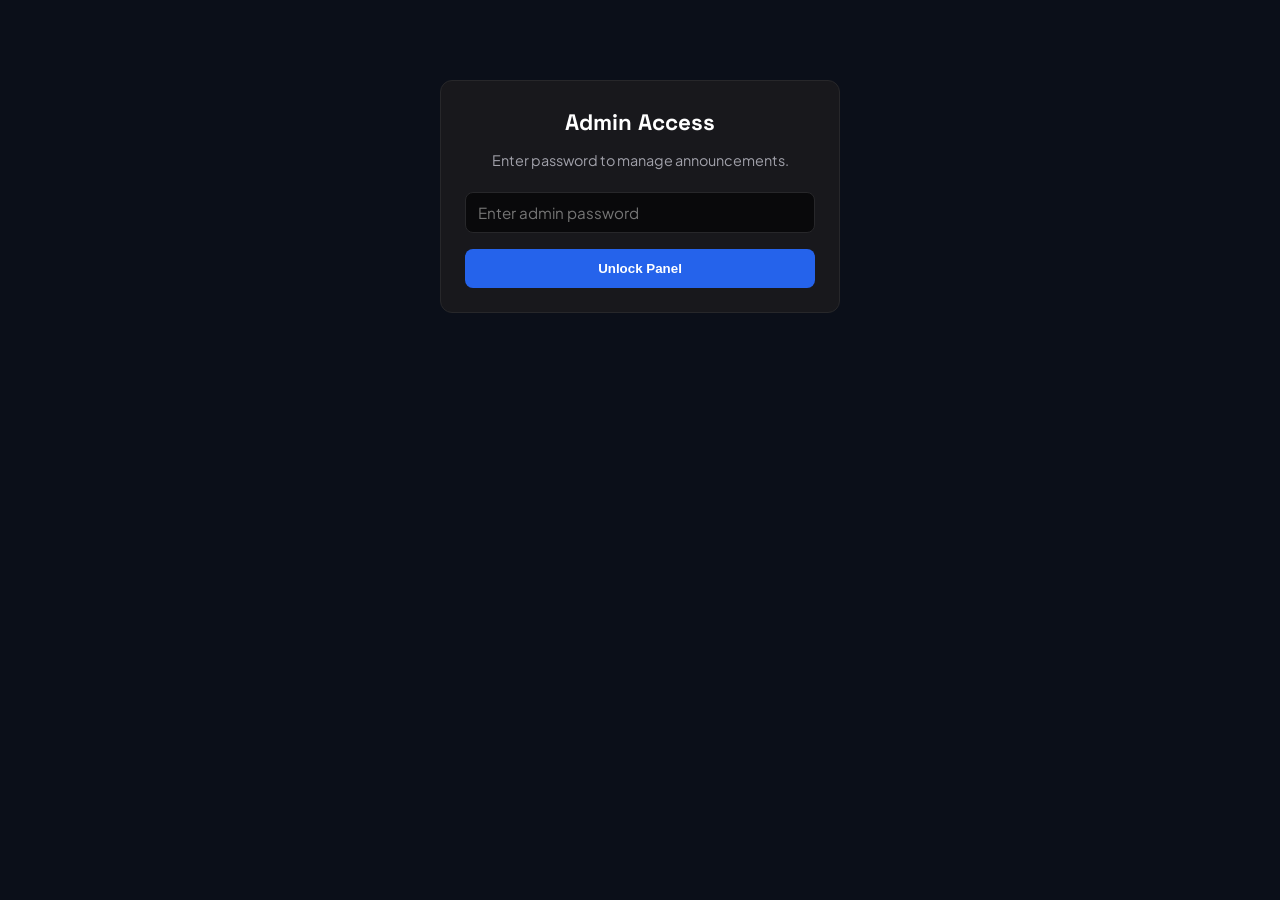
<file: admin.html>
<!doctype html>
<html lang="en">
  <head>
    <meta charset="UTF-8" />
    <meta name="viewport" content="width=device-width, initial-scale=1.0" />
    <title>Admin Dashboard | MBSTU CSE '23</title>
    <link rel="stylesheet" href="style.css" />
    <style>
      .admin-wrapper {
        max-width: 650px;
        margin: 40px auto;
        padding: 0 20px;
      }

      /* Card Box Styles */
      .admin-card {
        background: #18181c;
        border: 1px solid #27272a;
        border-radius: 12px;
        padding: 24px;
        margin-bottom: 24px;
      }

      .admin-card h2 {
        margin-top: 0;
        margin-bottom: 16px;
        font-size: 1.2rem;
        color: #fff;
      }

      /* Login Screen Overlay/Card */
      #loginScreen {
        max-width: 400px;
        margin: 80px auto;
        text-align: center;
      }

      #loginScreen h2 {
        font-size: 1.4rem;
        margin-bottom: 8px;
      }

      #loginScreen p {
        color: #a1a1aa;
        font-size: 0.9rem;
        margin-bottom: 20px;
      }

      /* Form Inputs */
      .form-group {
        margin-bottom: 16px;
        text-align: left;
      }

      .form-group label {
        display: block;
        margin-bottom: 6px;
        color: #ccc;
        font-size: 0.85rem;
      }

      .form-group input,
      .form-group textarea {
        width: 100%;
        padding: 10px 12px;
        background: #09090b;
        border: 1px solid #27272a;
        color: #fff;
        border-radius: 8px;
        box-sizing: border-box;
        font-family: inherit;
        font-size: 0.95rem;
      }

      .form-group input:focus,
      .form-group textarea:focus {
        outline: none;
        border-color: #3b82f6;
      }

      .checkbox-group {
        display: flex;
        align-items: center;
        gap: 8px;
      }

      .checkbox-group input {
        width: auto;
      }

      /* Buttons */
      .btn-primary {
        width: 100%;
        padding: 12px;
        background: #2563eb;
        color: white;
        border: none;
        border-radius: 8px;
        font-weight: 600;
        cursor: pointer;
        transition: background 0.2s ease;
      }

      .btn-primary:hover {
        background: #1d4ed8;
      }

      /* Manage List Items */
      .delete-item {
        display: flex;
        justify-content: space-between;
        align-items: center;
        padding: 12px 16px;
        background: #09090b;
        border: 1px solid #27272a;
        border-radius: 8px;
        margin-bottom: 10px;
        gap: 12px;
      }

      .delete-item-info {
        overflow: hidden;
      }

      .delete-item-title {
        color: #fff;
        font-size: 0.95rem;
        font-weight: 500;
        margin: 0 0 4px 0;
        white-space: nowrap;
        overflow: hidden;
        text-overflow: ellipsis;
      }

      .delete-item-date {
        color: #71717a;
        font-size: 0.8rem;
      }

      .btn-danger {
        background: rgba(239, 68, 68, 0.15);
        color: #ef4444;
        border: 1px solid rgba(239, 68, 68, 0.3);
        padding: 6px 12px;
        border-radius: 6px;
        cursor: pointer;
        font-size: 0.8rem;
        font-weight: 600;
        white-space: nowrap;
        transition: all 0.2s ease;
      }

      .btn-danger:hover {
        background: #ef4444;
        color: white;
      }

      /* Admin Top Bar */
      .admin-header {
        display: flex;
        justify-content: space-between;
        align-items: center;
        margin-bottom: 24px;
      }

      .btn-logout {
        background: transparent;
        border: 1px solid #27272a;
        color: #a1a1aa;
        padding: 6px 12px;
        border-radius: 6px;
        cursor: pointer;
        font-size: 0.8rem;
      }

      .btn-logout:hover {
        color: #fff;
        border-color: #52525b;
      }

      /* Utility */
      .hidden {
        display: none !important;
      }
    </style>
  </head>
  <body>
    <!-- Navigation Bar -->

    <main class="admin-wrapper">
      <!-- 1. LOGIN SCREEN (Shown if not authenticated) -->
      <div id="loginScreen" class="admin-card">
        <h2>Admin Access</h2>
        <p>Enter password to manage announcements.</p>
        <form id="loginForm">
          <div class="form-group">
            <input
              type="password"
              id="loginPassword"
              placeholder="Enter admin password"
              required
            />
          </div>
          <button type="submit" class="btn-primary">Unlock Panel</button>
        </form>
      </div>

      <!-- 2. MAIN DASHBOARD (Hidden until logged in) -->
      <div id="dashboard" class="hidden">
        <div class="admin-header">
          <h1 style="font-size: 1.5rem; margin: 0">Dashboard</h1>
          <button onclick="logout()" class="btn-logout">Logout</button>
        </div>

        <!-- Create Notice Box -->
        <div class="admin-card">
          <h2>Post New Notice</h2>
          <form id="noticeForm">
            <div class="form-group">
              <label>Notice Title</label>
              <input
                type="text"
                id="title"
                required
                placeholder="e.g., Midterm Exam Schedule"
              />
            </div>
            <div class="form-group">
              <label>Notice Details</label>
              <textarea
                id="text"
                rows="4"
                required
                placeholder="Type the full announcement body..."
              ></textarea>
            </div>
            <div class="form-group">
              <label>Author / Position</label>
              <input
                type="text"
                id="author"
                placeholder="Class Representative"
              />
            </div>
            <div class="form-group checkbox-group">
              <input type="checkbox" id="isUrgent" />
              <label for="isUrgent">Mark as Urgent / Priority Notice</label>
            </div>
            <button type="submit" class="btn-primary">
              Publish Announcement
            </button>
          </form>
        </div>

        <!-- Manage Existing Notices Box -->
        <div class="admin-card">
          <h2>Active Notices</h2>
          <div id="manageList">
            <p style="color: #888; font-size: 0.9rem">
              Loading announcements...
            </p>
          </div>
        </div>
      </div>
    </main>

    <script>
      let authToken = sessionStorage.getItem("admin_session") || "";

      // On page load, verify saved session password
      if (authToken) {
        verifyPassword(authToken).then((isValid) => {
          if (isValid) {
            showDashboard();
          } else {
            logout();
          }
        });
      }

      // Login Form Submission
      document
        .getElementById("loginForm")
        .addEventListener("submit", async (e) => {
          e.preventDefault();
          const pass = document.getElementById("loginPassword").value.trim();

          if (!pass) return;

          const isValid = await verifyPassword(pass);
          if (isValid) {
            authToken = pass;
            sessionStorage.setItem("admin_session", pass);
            showDashboard();
          } else {
            alert("Incorrect admin password! Access denied.");
            document.getElementById("loginPassword").value = "";
            document.getElementById("loginPassword").focus();
          }
        });

      // Function to ping Cloudflare /api/auth endpoint
      async function verifyPassword(password) {
        try {
          const res = await fetch("/api/auth", {
            method: "POST",
            headers: { "Content-Type": "application/json" },
            body: JSON.stringify({ password }),
          });
          return res.ok;
        } catch (err) {
          // Offline / local preview fallback warning
          console.warn("API not reachable locally.");
          return false;
        }
      }

      function showDashboard() {
        document.getElementById("loginScreen").classList.add("hidden");
        document.getElementById("dashboard").classList.remove("hidden");
        loadManageList();
      }

      function logout() {
        sessionStorage.removeItem("admin_session");
        authToken = "";
        document.getElementById("dashboard").classList.add("hidden");
        document.getElementById("loginScreen").classList.remove("hidden");
        document.getElementById("loginPassword").value = "";
      }

      // Publish Notice Handler
      document
        .getElementById("noticeForm")
        .addEventListener("submit", async (e) => {
          e.preventDefault();

          const payload = {
            adminPassword: authToken,
            title: document.getElementById("title").value,
            text: document.getElementById("text").value,
            author: document.getElementById("author").value,
            isUrgent: document.getElementById("isUrgent").checked,
          };

          const res = await fetch("/api/announcements", {
            method: "POST",
            headers: { "Content-Type": "application/json" },
            body: JSON.stringify(payload),
          });

          if (res.ok) {
            alert("Notice published!");
            document.getElementById("title").value = "";
            document.getElementById("text").value = "";
            document.getElementById("author").value = "";
            document.getElementById("isUrgent").checked = false;
            loadManageList();
          } else {
            alert("Session expired or password invalid.");
            logout();
          }
        });

      // Fetch List
      async function loadManageList() {
        const container = document.getElementById("manageList");
        try {
          const res = await fetch("/api/announcements");
          const notices = await res.json();

          if (!notices || notices.length === 0) {
            container.innerHTML =
              '<p style="color:#888; font-size: 0.9rem;">No active announcements.</p>';
            return;
          }

          container.innerHTML = notices
            .map(
              (notice) => `
        <div class="delete-item">
          <div class="delete-item-info">
            <p class="delete-item-title">${notice.title}</p>
            <span class="delete-item-date">${notice.date}</span>
          </div>
          <button class="btn-danger" onclick="deleteNotice(${notice.id})">Delete</button>
        </div>
      `,
            )
            .join("");
        } catch (err) {
          container.innerHTML =
            '<p style="color:#ef4444; font-size: 0.9rem;">Failed to load notices.</p>';
        }
      }

      // Delete Notice Handler
      async function deleteNotice(id) {
        if (!confirm("Are you sure you want to delete this notice?")) return;

        const res = await fetch("/api/announcements", {
          method: "DELETE",
          headers: { "Content-Type": "application/json" },
          body: JSON.stringify({ id, adminPassword: authToken }),
        });

        if (res.ok) {
          loadManageList();
        } else {
          alert("Failed to delete. Session invalid.");
          logout();
        }
      }
    </script>
  </body>
</html>
</file>
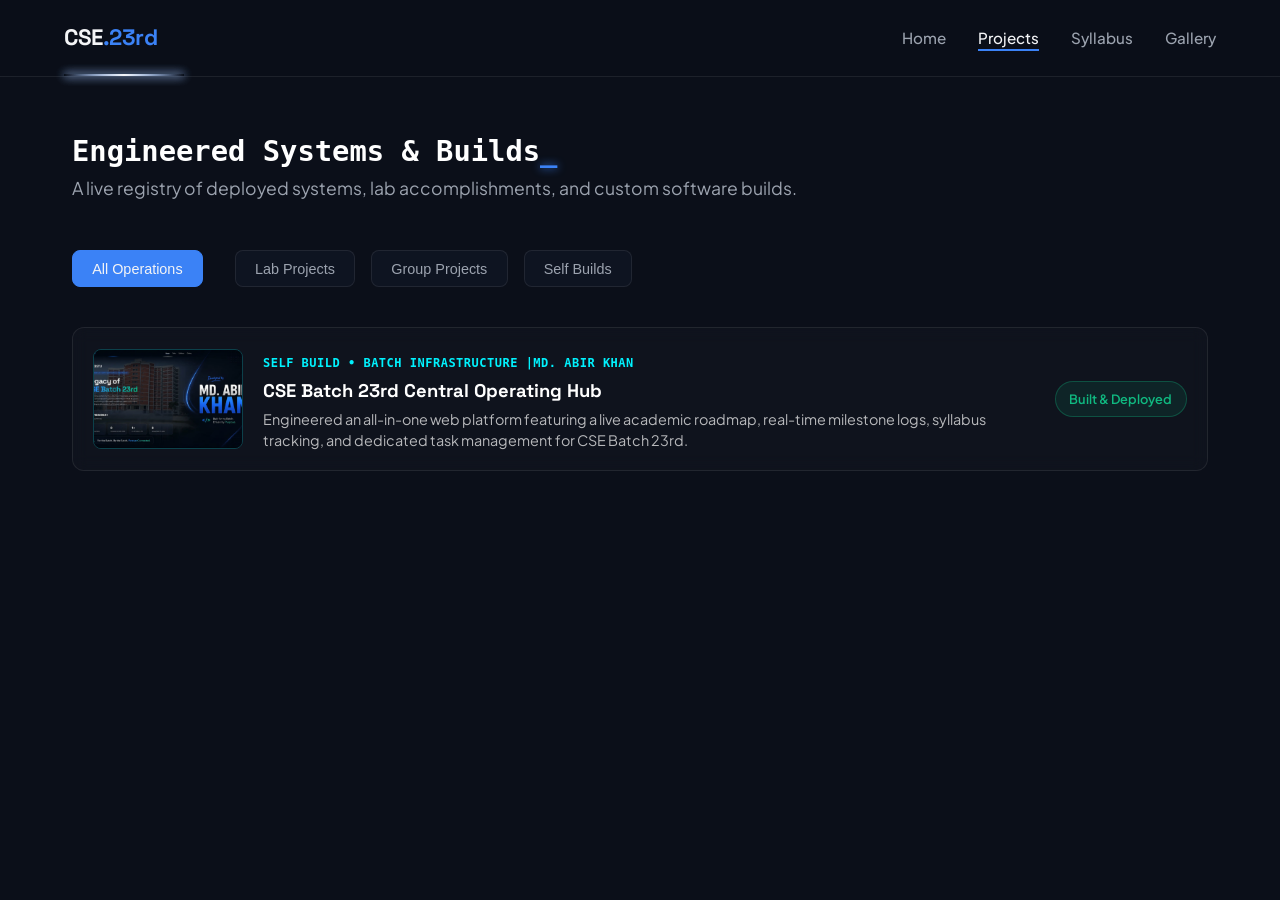
<file: projects.html>
<!doctype html>
<html lang="en">
  <head>
    <meta charset="UTF-8" />
    <meta name="viewport" content="width=device-width, initial-scale=1.0" />
    <title>CSE Batch 23 | Tasks</title>
    <link rel="stylesheet" href="style.css" />
    <style>
      /* card decoration */
      /* ==================== TASK CARD CONTAINER ==================== */
      .task-card {
        display: flex;
        align-items: center;
        gap: 1.25rem;
        padding: 1.25rem;
        background: rgba(255, 255, 255, 0.02);
        border: 1px solid rgba(255, 255, 255, 0.08);
        border-radius: 12px;
        backdrop-filter: blur(8px);
        transition:
          border-color 0.3s ease,
          box-shadow 0.3s ease,
          transform 0.2s ease;
        margin-bottom: 1rem;
      }

      .task-card:hover {
        border-color: rgba(0, 242, 254, 0.3);
        box-shadow:
          0 4px 20px rgba(0, 0, 0, 0.4),
          inset 0 0 10px rgba(0, 242, 254, 0.05);
      }

      /* ==================== IMAGE THUMBNAIL ==================== */
      .task-img-container {
        position: relative;
        width: 150px;
        height: 100px;
        flex-shrink: 0;
        border-radius: 8px;
        overflow: hidden;
        border: 1px solid rgba(0, 242, 254, 0.2);
        cursor: pointer;
      }

      .task-img {
        width: 100%;
        height: 100%;
        object-fit: cover;
        display: block;
        transition: transform 0.3s ease;
      }

      .img-overlay {
        position: absolute;
        inset: 0;
        background: rgba(10, 14, 23, 0.6);
        display: flex;
        align-items: center;
        justify-content: center;
        color: #00f2fe;
        opacity: 0;
        transition: opacity 0.3s ease;
      }

      .task-img-container:hover .task-img {
        transform: scale(1.08);
      }

      .task-img-container:hover .img-overlay {
        opacity: 1;
      }

      /* ==================== TASK BODY CONTENT ==================== */
      .task-body {
        flex: 1;
        min-width: 0; /* Prevents text overflow breaks in flexbox */
      }

      .task-tag {
        display: inline-block;
        font-family: "Fira Code", monospace;
        font-size: 0.75rem;
        font-weight: 600;
        color: #00f2fe;
        text-transform: uppercase;
        letter-spacing: 0.5px;
        margin-bottom: 0.35rem;
      }

      .task-title {
        font-size: 1.15rem;
        font-weight: 700;
        color: #ffffff;
        margin: 0 0 0.4rem 0;
        line-height: 1.3;
      }

      .task-desc {
        font-size: 0.9rem;
        color: rgba(255, 255, 255, 0.7);
        margin: 0;
        line-height: 1.4;
      }

      /* ==================== STATUS BADGE ==================== */
      .task-action {
        flex-shrink: 0;
      }

      .status-badge {
        display: inline-block;
        padding: 0.4rem 0.85rem;
        font-size: 0.8rem;
        font-weight: 600;
        color: #10b981;
        background: rgba(16, 185, 129, 0.1);
        border: 1px solid rgba(16, 185, 129, 0.3);
        border-radius: 20px;
        white-space: nowrap;
      }

      /* ==================== FULLSCREEN IMAGE PREVIEW MODAL ==================== */
      .image-modal {
        display: none;
        position: fixed;
        z-index: 9999;
        inset: 0;
        background: rgba(0, 0, 0, 0.85);
        backdrop-filter: blur(10px);
        align-items: center;
        justify-content: center;
        padding: 20px;
      }

      .modal-content {
        max-width: 90%;
        max-height: 85vh;
        border-radius: 8px;
        border: 1px solid rgba(0, 242, 254, 0.4);
        box-shadow: 0 0 30px rgba(0, 242, 254, 0.2);
        object-fit: contain;
      }

      .close-modal {
        position: absolute;
        top: 20px;
        right: 30px;
        color: #ffffff;
        font-size: 35px;
        font-weight: bold;
        cursor: pointer;
        transition: color 0.2s ease;
      }

      .close-modal:hover {
        color: #00f2fe;
      }

      /* ==================== RESPONSIVE BREAKPOINTS ==================== */
      @media (max-width: 640px) {
        .task-card {
          flex-direction: column;
          align-items: flex-start;
        }

        .task-img-container {
          width: 100%;
          height: 180px; /* Expands nicely on mobile devices */
        }

        .task-action {
          width: 100%;
          display: flex;
          justify-content: flex-end;
          margin-top: 0.5rem;
        }
      } /*card decoration css ends here */

      /* Clean, interactive task layout */
      .task-filters {
        display: flex;
        gap: 1rem;
        margin-bottom: 2.5rem;
      }
      .filter-btn {
        background: var(--bg-card);
        border: 1px solid var(--border-color);
        color: var(--text-muted);
        padding: 0.6rem 1.2rem;
        border-radius: 8px;
        cursor: pointer;
        font-size: 0.9rem;
        font-weight: 500;
        transition: all 0.2s;
      }
      .filter-btn.active,
      .filter-btn:hover {
        background: var(--primary-accent);
        color: var(--text-main);
        border-color: var(--primary-accent);
      }

      /* Hide controller checkbox */
      .nav-toggle-checkbox {
        display: none;
      }

      /* Cyberpunk Interactive Button Trigger */
      .nav-trigger {
        display: none;
        cursor: pointer;
        user-select: none;
        padding: 0.4rem 0.6rem;
        border-radius: 8px;
        background: rgba(59, 130, 246, 0.08);
        border: 1px solid rgba(59, 130, 246, 0.3);
        backdrop-filter: blur(8px);
        transition: all 0.3s ease;
      }

      .nav-trigger:active {
        transform: scale(0.92);
      }

      /* Hamburger Icon Bars */
      .btn-icon-box {
        width: 22px;
        height: 18px;
        display: flex;
        flex-direction: column;
        justify-content: space-between;
        align-items: center;
        position: relative;
      }

      .nav-bar-line {
        width: 100%;
        height: 2px;
        background-color: var(--primary-accent, #00f2fe);
        border-radius: 2px;
        box-shadow: 0 0 6px rgba(0, 242, 254, 0.5);
        transition: all 0.3s ease-in-out;
      }

      /* Smooth Slide & Fade Keyframes for Dropdown Menu */
      @keyframes menuSlideDown {
        from {
          opacity: 0;
          transform: translateY(-10px);
        }
        to {
          opacity: 1;
          transform: translateY(0);
        }
      }

      /* ================= COMPACT MOBILE OVERRIDES ================= */
      @media (max-width: 320px) {
        .nav-trigger {
          display: flex;
          align-items: center;
          justify-content: center;
        }

        .nav-links {
          display: none;
          position: absolute;
          top: 100%;
          left: 0;
          width: 100%;
          flex-direction: column;
          gap: 0;
          background: rgba(10, 14, 23, 0.95);
          backdrop-filter: blur(12px);
          border-bottom: 2px solid var(--border-color);
          padding: 1rem 0;
          box-shadow: 0 10px 30px rgba(0, 0, 0, 0.5);
        }

        .nav-links li {
          width: 100%;
          text-align: center;
        }

        .nav-links a {
          display: block;
          padding: 1rem 0;
          font-size: 1rem;
          width: 100%;
        }

        .nav-links a.active::after {
          bottom: 4px;
          width: 30px;
          left: 50%;
          transform: translateX(-50%);
        }

        /* ================= CSS TRIGGER ENGINE ================= */

        /* 1. When checkbox is checked, trigger animated slide down */
        .nav-toggle-checkbox:checked ~ .nav-links {
          display: flex;
          animation: menuSlideDown 0.3s cubic-bezier(0.16, 1, 0.3, 1) forwards;
        }

        /* 2. Button State Transformations when open */
        .nav-toggle-checkbox:checked ~ .nav-trigger {
          background: rgba(239, 68, 68, 0.12);
          border-color: rgba(239, 68, 68, 0.4);
          box-shadow: 0 0 12px rgba(239, 68, 68, 0.2);
        }

        /* Transform hamburger lines into an 'X' symbol */
        .nav-toggle-checkbox:checked ~ .nav-trigger .line-1 {
          transform: translateY(8px) rotate(45deg);
          background-color: #ef4444;
          box-shadow: 0 0 6px #ef4444;
        }

        .nav-toggle-checkbox:checked ~ .nav-trigger .line-2 {
          opacity: 0;
          transform: scaleX(0);
        }

        .nav-toggle-checkbox:checked ~ .nav-trigger .line-3 {
          transform: translateY(-8px) rotate(-45deg);
          background-color: #ef4444;
          box-shadow: 0 0 6px #ef4444;
        }
      }
    </style>
  </head>
  <body>
    <nav class="navbar">
      <div class="no-select">
        <div class="nav-logo">CSE<span>.23rd</span></div>
      </div>

      <!-- The Hidden State Controller -->
      <input type="checkbox" id="nav-toggle" class="nav-toggle-checkbox" />

      <!-- Cyberpunk Animated Button -->
      <label
        for="nav-toggle"
        class="nav-trigger"
        aria-label="Toggle Navigation"
      >
        <div class="btn-icon-box">
          <span class="nav-bar-line line-1"></span>
          <span class="nav-bar-line line-2"></span>
          <span class="nav-bar-line line-3"></span>
        </div>
      </label>

      <!-- The Links Container -->
      <ul class="nav-links">
        <li class="no-select"><a href="index.html">Home</a></li>
        <li class="no-select">
          <a href="projects.html" class="active">Projects</a>
        </li>
        <li class="no-select"><a href="syllabus.html">Syllabus</a></li>
        <li class="no-select"><a href="gallery.html">Gallery</a></li>
      </ul>
    </nav>

    <main class="container">
      <h2 class="section-title">Engineered Systems & Builds</h2>
      <p class="section-subtitle">
        A live registry of deployed systems, lab accomplishments, and custom
        software builds.
      </p>

      <!-- 1. Added data-filter markers to buttons -->
      <div class="no-select">
        <div class="task-filters">
          <button class="filter-btn active" data-filter="all">
            All Operations
          </button>
          <br />
          <button class="filter-btn" data-filter="lab">Lab Projects</button>

          <button class="filter-btn" data-filter="group">Group Projects</button>
          <button class="filter-btn" data-filter="self">Self Builds</button>
        </div>
      </div>
      <!-- Task Card Container START-->
      <div class="task-card" data-category="self">
        <!-- Left Column: Image Thumbnail with Clickable Preview -->
        <div class="task-img-container" onclick="openPreview(this)">
          <img
            loading="lazy"
            src="img/batch-infrastructure.webp"
            alt="Task Preview"
            class="task-img"
          />
          <div class="img-overlay">
            <svg
              width="20"
              height="20"
              viewBox="0 0 24 24"
              fill="none"
              stroke="currentColor"
              stroke-width="2"
              stroke-linecap="round"
              stroke-linejoin="round"
            >
              <circle cx="11" cy="11" r="8"></circle>
              <line x1="21" y1="21" x2="16.65" y2="16.65"></line>
              <line x1="11" y1="8" x2="11" y2="14"></line>
              <line x1="8" y1="11" x2="14" y2="11"></line>
            </svg>
          </div>
        </div>

        <!-- Middle Column: Content Meta -->
        <div class="task-body" data-category="self">
          <span class="task-tag"
            >Self Build • Batch Infrastructure |md. abir khan</span
          >

          <h3 class="task-title">CSE Batch 23rd Central Operating Hub</h3>
          <p class="task-desc">
            Engineered an all-in-one web platform featuring a live academic
            roadmap, real-time milestone logs, syllabus tracking, and dedicated
            task management for CSE Batch 23rd.
          </p>
        </div>

        <!-- Right Column: Status Badge -->
        <div class="task-action">
          <span class="status-badge">Built & Deployed</span>
        </div>
      </div>

      <!-- Image Preview Modal Overlay (Place once at the bottom of your body tag) -->
      <div id="imageModal" class="image-modal" onclick="closePreview()">
        <span class="close-modal">&times;</span>
        <img
          class="modal-content"
          id="modalImage"
          alt="Enlarged Preview"
          onclick="event.stopPropagation()"
        />
      </div>
      <!--Task Card Container END-->
    </main>

    <script>
      document.addEventListener("DOMContentLoaded", () => {
        const filterButtons = document.querySelectorAll(".filter-btn");
        const taskCards = document.querySelectorAll(".task-card");

        filterButtons.forEach((button) => {
          button.addEventListener("click", () => {
            filterButtons.forEach((btn) => btn.classList.remove("active"));
            button.classList.add("active");

            const targetFilter = button.getAttribute("data-filter");

            taskCards.forEach((card) => {
              const cardCategory = card.getAttribute("data-category");

              if (targetFilter === "all" || cardCategory === targetFilter) {
                card.style.display = "flex";
              } else {
                card.style.display = "none";
              }
            });
          });
        });
      });
    </script>

    <script>
      function openPreview(element) {
        const imgUrl = element.querySelector("img").src;
        const modal = document.getElementById("imageModal");
        const modalImg = document.getElementById("modalImage");

        modalImg.src = imgUrl;
        modal.style.display = "flex";
        document.body.style.overflow = "hidden"; // Prevent page scroll behind modal
      }

      function closePreview() {
        const modal = document.getElementById("imageModal");
        modal.style.display = "none";
        document.body.style.overflow = ""; // Restore scrolling
      }

      // Close modal when pressing the Escape key
      document.addEventListener("keydown", (event) => {
        if (event.key === "Escape") {
          closePreview();
        }
      });
    </script>
  </body>
</html>
</file>
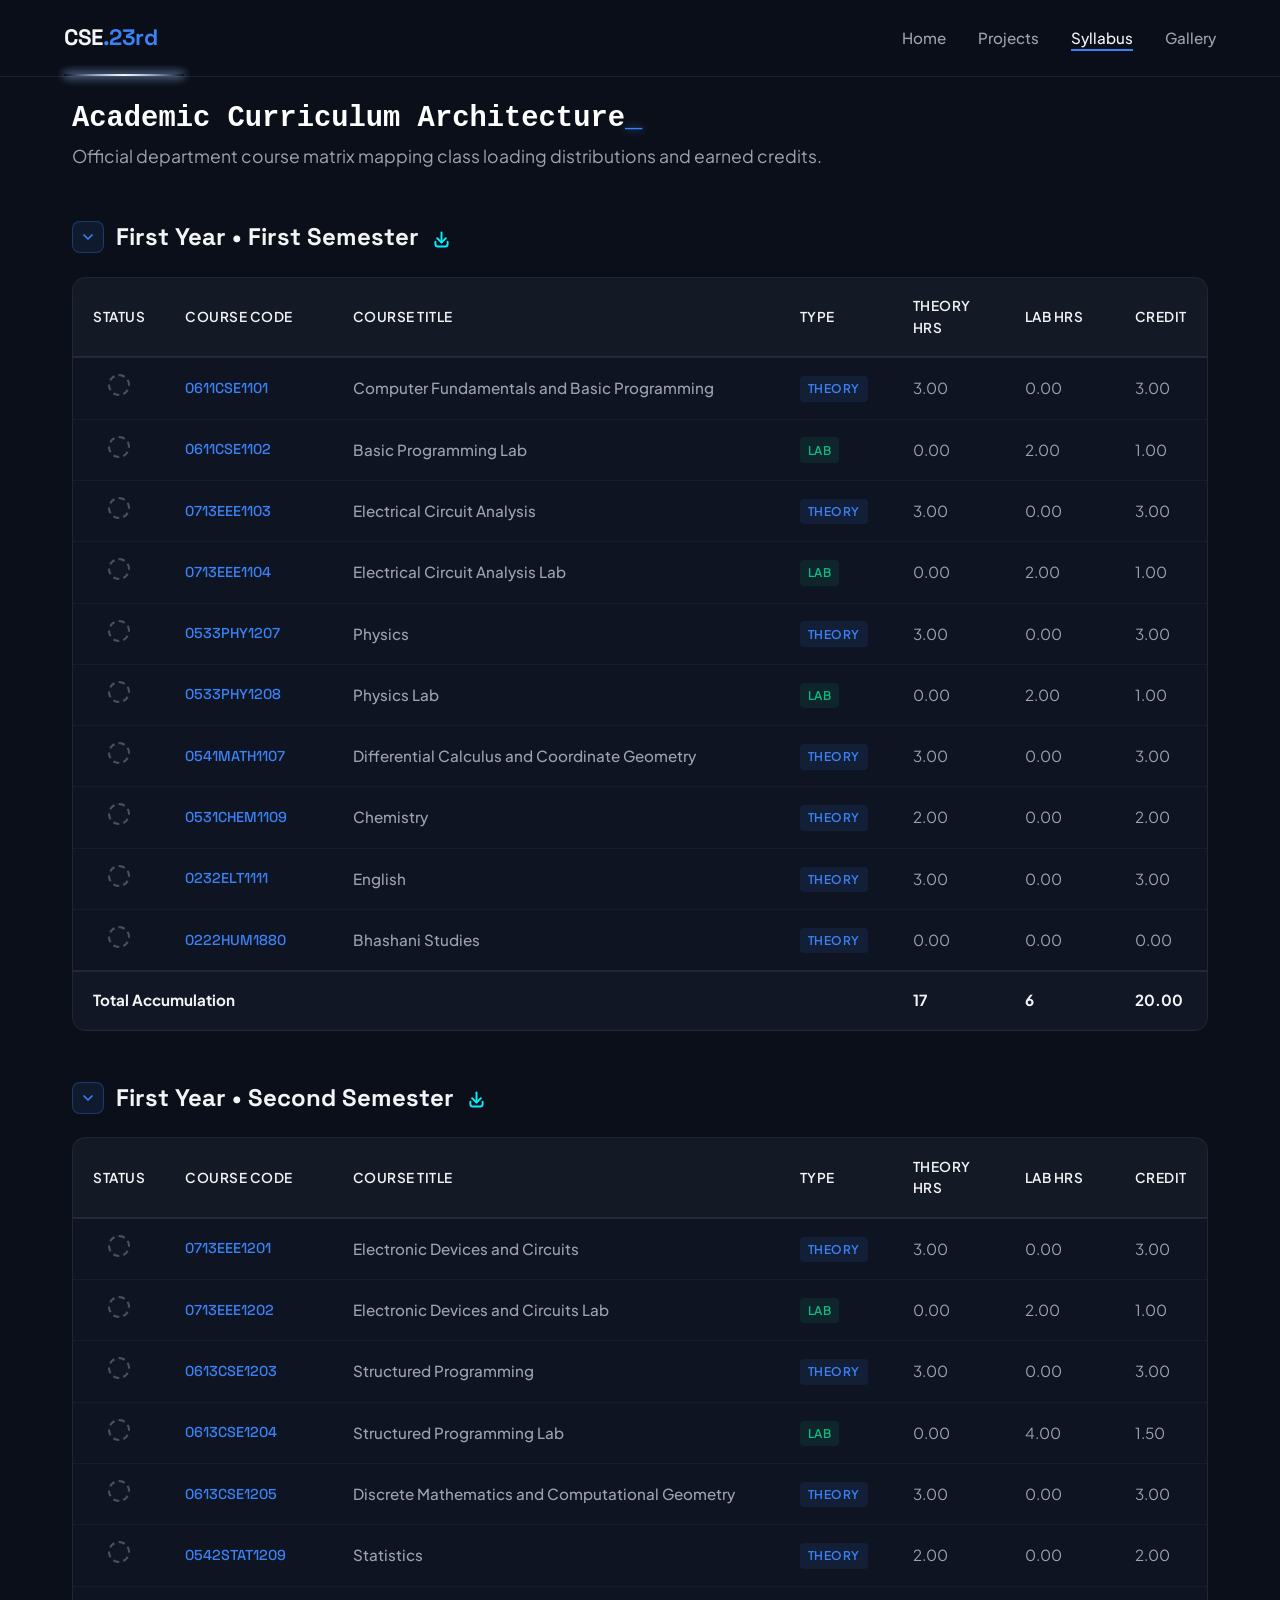
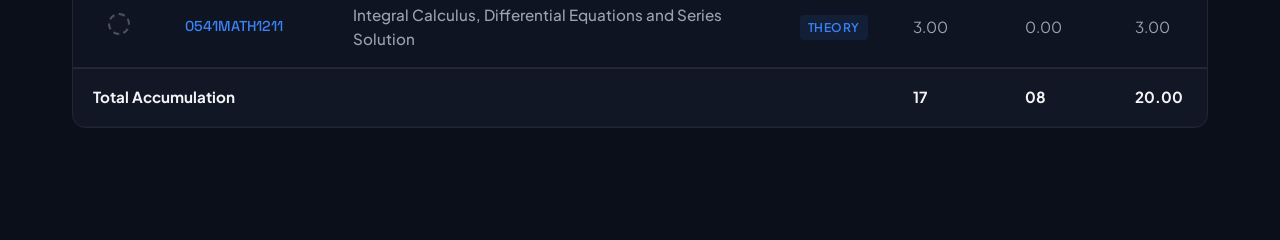
<file: syllabus.html>
<!doctype html>
<html lang="en">
  <head>
    <meta charset="UTF-8" />
    <meta name="viewport" content="width=device-width, initial-scale=1.0" />
    <title>MBSTU CSE | Syllabus</title>
    <link rel="stylesheet" href="style.css" />
    <style>
      /* Premium High-Tech Table Layout Blueprint */
      .semester-block {
        margin-bottom: 3rem;
      }

      .semester-title {
        font-size: 1.5rem;
        font-weight: 700;
        color: var(--text-main);
        margin-bottom: 1.25rem;
        display: flex;
        align-items: center;
        gap: 0.75rem;
      }

      /* Animated Dynamic Toggle Button */
      .toggle-btn {
        background: rgba(59, 130, 246, 0.1);
        border: 1px solid rgba(59, 130, 246, 0.3);
        color: var(--primary-accent);
        border-radius: 8px;
        width: 32px;
        height: 32px;
        display: inline-flex;
        align-items: center;
        justify-content: center;
        cursor: pointer;
        transition: all 0.3s cubic-bezier(0.4, 0, 0.2, 1);
        outline: none;
      }

      .toggle-btn:hover {
        background: rgba(59, 130, 246, 0.25);
        border-color: var(--primary-accent);
        box-shadow: 0 0 12px rgba(59, 130, 246, 0.4);
      }

      .toggle-btn:active {
        transform: scale(0.9);
      }

      .toggle-btn svg {
        transition: transform 0.4s cubic-bezier(0.4, 0, 0.2, 1);
      }

      /* Rotated Arrow State when Collapsed */
      .toggle-btn.collapsed svg {
        transform: rotate(-90deg);
      }

      /* Collapsible Animated Container Engine */
      .table-wrapper {
        display: grid;
        grid-template-rows: 1fr;
        transition:
          grid-template-rows 0.4s cubic-bezier(0.4, 0, 0.2, 1),
          opacity 0.3s ease,
          transform 0.4s ease;
        opacity: 1;
        transform: translateY(0);
      }

      .table-wrapper.collapsed {
        grid-template-rows: 0fr;
        opacity: 0;
        transform: translateY(-8px);
        pointer-events: none;
      }

      .table-inner {
        overflow: hidden;
      }

      /* The Table Styling Engine */
      .table-container {
        width: 100%;
        background: var(--bg-card);
        border: 1px solid var(--border-color);
        border-radius: 14px;
        overflow-x: auto;
        -webkit-overflow-scrolling: touch;
      }

      .crypto-table {
        width: 100%;
        border-collapse: collapse;
        text-align: left;
        font-size: 0.95rem;
        min-width: 750px;
      }

      /* Custom Scrollbar */
      .table-container::-webkit-scrollbar {
        height: 6px;
      }

      .table-container::-webkit-scrollbar-track {
        background: rgba(255, 255, 255, 0.02);
        border-radius: 0 0 14px 14px;
      }

      .table-container::-webkit-scrollbar-thumb {
        background: rgba(59, 130, 246, 0.2);
        border-radius: 9999px;
        transition: background 0.2s ease;
      }

      .table-container::-webkit-scrollbar-thumb:hover {
        background: var(--primary-accent);
      }

      /* Glassmorphic Header */
      .crypto-table th {
        background: rgba(255, 255, 255, 0.02);
        border-bottom: 2px solid var(--border-color);
        color: var(--text-main);
        font-weight: 600;
        padding: 1.1rem 1.25rem;
        font-size: 0.85rem;
        text-transform: uppercase;
        letter-spacing: 0.5px;
      }

      .crypto-table td {
        padding: 1rem 1.25rem;
        border-bottom: 1px solid rgba(255, 255, 255, 0.04);
        color: var(--text-muted);
        transition: all 0.2s ease;
        vertical-align: middle;
      }

      .crypto-table tbody tr:hover td {
        background: rgba(59, 130, 246, 0.03);
        color: var(--text-main);
      }

      /* Status Nodes */
      .status-col-header,
      .status-cell {
        text-align: center;
      }

      .status-node {
        display: inline-flex;
        align-items: center;
        justify-content: center;
        width: 22px;
        height: 22px;
        border-radius: 50%;
        transition: all 0.3s ease;
      }

      .status-node.pending {
        border: 2px dashed rgba(255, 255, 255, 0.25);
        background: rgba(255, 255, 255, 0.01);
      }

      .status-node.pending:hover {
        border-color: var(--primary-accent);
        box-shadow: 0 0 8px rgba(59, 130, 246, 0.3);
      }

      .status-node.completed {
        background: rgba(16, 185, 129, 0.15);
        border: 1px solid rgba(16, 185, 129, 0.6);
        color: #10b981;
        box-shadow: 0 0 10px rgba(16, 185, 129, 0.3);
      }

      .code-col {
        font-family: "Space Grotesk", monospace;
        color: var(--primary-accent) !important;
        font-weight: 500;
        font-size: 0.9rem;
      }

      .title-col {
        font-weight: 500;
      }

      .type-badge {
        display: inline-block;
        padding: 0.2rem 0.5rem;
        border-radius: 4px;
        font-size: 0.75rem;
        font-weight: 600;
        letter-spacing: 0.5px;
        text-transform: uppercase;
      }

      .type-theory {
        background: rgba(59, 130, 246, 0.1);
        color: var(--primary-accent);
      }

      .type-lab {
        background: rgba(16, 185, 129, 0.1);
        color: var(--secondary-accent);
      }

      .total-row td {
        background: rgba(255, 255, 255, 0.01);
        border-top: 2px solid var(--border-color);
        font-weight: 700;
        color: var(--text-main) !important;
        font-size: 0.95rem;
      }

      /* Hide controller checkbox */
      .nav-toggle-checkbox {
        display: none;
      }

      /* Cyberpunk Interactive Button Trigger */
      .nav-trigger {
        display: none;
        cursor: pointer;
        user-select: none;
        padding: 0.4rem 0.6rem;
        border-radius: 8px;
        background: rgba(59, 130, 246, 0.08);
        border: 1px solid rgba(59, 130, 246, 0.3);
        backdrop-filter: blur(8px);
        transition: all 0.3s ease;
      }

      .nav-trigger:active {
        transform: scale(0.92);
      }

      /* Hamburger Icon Bars */
      .btn-icon-box {
        width: 22px;
        height: 18px;
        display: flex;
        flex-direction: column;
        justify-content: space-between;
        align-items: center;
        position: relative;
      }

      .nav-bar-line {
        width: 100%;
        height: 2px;
        background-color: var(--primary-accent, #00f2fe);
        border-radius: 2px;
        box-shadow: 0 0 6px rgba(0, 242, 254, 0.5);
        transition: all 0.3s ease-in-out;
      }

      /* Smooth Slide & Fade Keyframes for Dropdown Menu */
      @keyframes menuSlideDown {
        from {
          opacity: 0;
          transform: translateY(-10px);
        }
        to {
          opacity: 1;
          transform: translateY(0);
        }
      }

      /* ================= COMPACT MOBILE OVERRIDES ================= */
      @media (max-width: 320px) {
        .nav-trigger {
          display: flex;
          align-items: center;
          justify-content: center;
        }

        .nav-links {
          display: none;
          position: absolute;
          top: 100%;
          left: 0;
          width: 100%;
          flex-direction: column;
          gap: 0;
          background: rgba(10, 14, 23, 0.95);
          backdrop-filter: blur(12px);
          border-bottom: 2px solid var(--border-color);
          padding: 1rem 0;
          box-shadow: 0 10px 30px rgba(0, 0, 0, 0.5);
        }

        .nav-links li {
          width: 100%;
          text-align: center;
        }

        .nav-links a {
          display: block;
          padding: 1rem 0;
          font-size: 1rem;
          width: 100%;
        }

        .nav-links a.active::after {
          bottom: 4px;
          width: 30px;
          left: 50%;
          transform: translateX(-50%);
        }

        /* ================= CSS TRIGGER ENGINE ================= */

        /* 1. When checkbox is checked, trigger animated slide down */
        .nav-toggle-checkbox:checked ~ .nav-links {
          display: flex;
          animation: menuSlideDown 0.3s cubic-bezier(0.16, 1, 0.3, 1) forwards;
        }

        /* 2. Button State Transformations when open */
        .nav-toggle-checkbox:checked ~ .nav-trigger {
          background: rgba(239, 68, 68, 0.12);
          border-color: rgba(239, 68, 68, 0.4);
          box-shadow: 0 0 12px rgba(239, 68, 68, 0.2);
        }

        /* Transform hamburger lines into an 'X' symbol */
        .nav-toggle-checkbox:checked ~ .nav-trigger .line-1 {
          transform: translateY(8px) rotate(45deg);
          background-color: #ef4444;
          box-shadow: 0 0 6px #ef4444;
        }

        .nav-toggle-checkbox:checked ~ .nav-trigger .line-2 {
          opacity: 0;
          transform: scaleX(0);
        }

        .nav-toggle-checkbox:checked ~ .nav-trigger .line-3 {
          transform: translateY(-8px) rotate(-45deg);
          background-color: #ef4444;
          box-shadow: 0 0 6px #ef4444;
        }
      }
    </style>
  </head>
  <body>
    <nav class="navbar">
      <div class="no-select">
        <div class="nav-logo">CSE<span>.23rd</span></div>
      </div>

      <!-- The Hidden State Controller -->
      <input type="checkbox" id="nav-toggle" class="nav-toggle-checkbox" />

      <!-- Cyberpunk Animated Button -->
      <label
        for="nav-toggle"
        class="nav-trigger"
        aria-label="Toggle Navigation"
      >
        <div class="btn-icon-box">
          <span class="nav-bar-line line-1"></span>
          <span class="nav-bar-line line-2"></span>
          <span class="nav-bar-line line-3"></span>
        </div>
      </label>

      <!-- The Links Container -->
      <ul class="nav-links">
        <li class="no-select"><a href="index.html">Home</a></li>
        <li class="no-select"><a href="projects.html">Projects</a></li>
        <li class="no-select">
          <a href="syllabus.html" class="active">Syllabus</a>
        </li>
        <li class="no-select"><a href="gallery.html">Gallery</a></li>
      </ul>
    </nav>

    <!-- Paste your <main class="container">...</main> content here -->
    <main class="container" style="padding-top: 6rem">
      <h2 class="section-title">Academic Curriculum Architecture</h2>
      <p class="section-subtitle">
        Official department course matrix mapping class loading distributions
        and earned credits.
      </p>

      <!-- ================= FIRST SEMESTER ================= -->
      <div class="semester-block">
        <h3 class="semester-title">
          <button
            class="toggle-btn"
            onclick="toggleTable(this)"
            title="Toggle Matrix"
          >
            <svg
              width="16"
              height="16"
              viewBox="0 0 24 24"
              fill="none"
              stroke="currentColor"
              stroke-width="2.5"
              stroke-linecap="round"
              stroke-linejoin="round"
            >
              <polyline points="6 9 12 15 18 9"></polyline>
            </svg>
          </button>
          First Year • First Semester
          <a
            href="img/syllabus/1y-1s.jpeg"
            download="first-year_first-semester"
          >
            <svg
              xmlns="http://www.w3.org/2000/svg"
              viewBox="0 0 24 24"
              width="21"
              height="21"
              style="vertical-align: middle; display: inline-block"
            >
              <g
                fill="none"
                stroke="#00f2fe"
                stroke-width="2.2"
                stroke-linecap="round"
                stroke-linejoin="round"
              >
                <!-- Vertical Arrow Shaft -->
                <line x1="12" y1="4" x2="12" y2="15" />

                <!-- Arrowhead Wings -->
                <polyline points="7,10.5 12,15.5 17,10.5" />

                <!-- Bottom Tray -->
                <path
                  d="M 5,14.5 v 2.5 a 3,3 0 0,0 3,3 h 8 a 3,3 0 0,0 3,-3 v -2.5"
                />
              </g>
            </svg>
          </a>
        </h3>
        <div class="table-wrapper">
          <div class="table-inner">
            <div class="table-container">
              <table class="crypto-table">
                <thead>
                  <tr>
                    <th width="8%" class="status-col-header">Status</th>
                    <th width="15%">Course Code</th>
                    <th width="42%">Course Title</th>
                    <th width="10%">Type</th>
                    <th width="10%">Theory Hrs</th>
                    <th width="10%">Lab Hrs</th>
                    <th width="5%">Credit</th>
                  </tr>
                </thead>
                <tbody>
                  <tr>
                    <!--Completed-->
                    <!-- 
                    <td class="status-cell">
                      <span class="status-node completed" title="Completed">
                        <svg
                          width="12"
                          height="12"
                          viewBox="0 0 24 24"
                          fill="none"
                          stroke="currentColor"
                          stroke-width="3"
                          stroke-linecap="round"
                          stroke-linejoin="round"
                        >
                          <polyline points="20 6 9 17 4 12"></polyline>
                        </svg>
                      </span>
                    </td>
                    -->
                    <!--Pending-->
                    <td class="status-cell">
                      <span
                        class="status-node pending"
                        title="In Progress / Pending"
                      ></span>
                    </td>
                    <td class="code-col">0611CSE1101</td>
                    <td class="title-col">
                      Computer Fundamentals and Basic Programming
                    </td>
                    <td><span class="type-badge type-theory">Theory</span></td>
                    <td>3.00</td>
                    <td>0.00</td>
                    <td>3.00</td>
                  </tr>
                  <tr>
                    <!--Completed-->
                    <!-- 
                    <td class="status-cell">
                      <span class="status-node completed" title="Completed">
                        <svg
                          width="12"
                          height="12"
                          viewBox="0 0 24 24"
                          fill="none"
                          stroke="currentColor"
                          stroke-width="3"
                          stroke-linecap="round"
                          stroke-linejoin="round"
                        >
                          <polyline points="20 6 9 17 4 12"></polyline>
                        </svg>
                      </span>
                    </td>
                    -->
                    <!--Pending-->
                    <td class="status-cell">
                      <span
                        class="status-node pending"
                        title="In Progress / Pending"
                      ></span>
                    </td>
                    <td class="code-col">0611CSE1102</td>
                    <td class="title-col">Basic Programming Lab</td>
                    <td><span class="type-badge type-lab">Lab</span></td>
                    <td>0.00</td>
                    <td>2.00</td>
                    <td>1.00</td>
                  </tr>
                  <tr>
                    <!--Completed-->
                    <!-- 
                    <td class="status-cell">
                      <span class="status-node completed" title="Completed">
                        <svg
                          width="12"
                          height="12"
                          viewBox="0 0 24 24"
                          fill="none"
                          stroke="currentColor"
                          stroke-width="3"
                          stroke-linecap="round"
                          stroke-linejoin="round"
                        >
                          <polyline points="20 6 9 17 4 12"></polyline>
                        </svg>
                      </span>
                    </td>
                    -->
                    <!--Pending-->
                    <td class="status-cell">
                      <span
                        class="status-node pending"
                        title="In Progress / Pending"
                      ></span>
                    </td>
                    <td class="code-col">0713EEE1103</td>
                    <td class="title-col">Electrical Circuit Analysis</td>
                    <td><span class="type-badge type-theory">Theory</span></td>
                    <td>3.00</td>
                    <td>0.00</td>
                    <td>3.00</td>
                  </tr>
                  <tr>
                    <!--Completed-->
                    <!-- 
                    <td class="status-cell">
                      <span class="status-node completed" title="Completed">
                        <svg
                          width="12"
                          height="12"
                          viewBox="0 0 24 24"
                          fill="none"
                          stroke="currentColor"
                          stroke-width="3"
                          stroke-linecap="round"
                          stroke-linejoin="round"
                        >
                          <polyline points="20 6 9 17 4 12"></polyline>
                        </svg>
                      </span>
                    </td>
                    -->
                    <!--Pending-->
                    <td class="status-cell">
                      <span
                        class="status-node pending"
                        title="In Progress / Pending"
                      ></span>
                    </td>
                    <td class="code-col">0713EEE1104</td>
                    <td class="title-col">Electrical Circuit Analysis Lab</td>
                    <td><span class="type-badge type-lab">Lab</span></td>
                    <td>0.00</td>
                    <td>2.00</td>
                    <td>1.00</td>
                  </tr>
                  <tr>
                    <!--Completed-->
                    <!-- 
                    <td class="status-cell">
                      <span class="status-node completed" title="Completed">
                        <svg
                          width="12"
                          height="12"
                          viewBox="0 0 24 24"
                          fill="none"
                          stroke="currentColor"
                          stroke-width="3"
                          stroke-linecap="round"
                          stroke-linejoin="round"
                        >
                          <polyline points="20 6 9 17 4 12"></polyline>
                        </svg>
                      </span>
                    </td>
                    -->
                    <!--Pending-->
                    <td class="status-cell">
                      <span
                        class="status-node pending"
                        title="In Progress / Pending"
                      ></span>
                    </td>
                    <td class="code-col">0533PHY1207</td>
                    <td class="title-col">Physics</td>
                    <td><span class="type-badge type-theory">Theory</span></td>
                    <td>3.00</td>
                    <td>0.00</td>
                    <td>3.00</td>
                  </tr>
                  <tr>
                    <!--Completed-->
                    <!-- 
                    <td class="status-cell">
                      <span class="status-node completed" title="Completed">
                        <svg
                          width="12"
                          height="12"
                          viewBox="0 0 24 24"
                          fill="none"
                          stroke="currentColor"
                          stroke-width="3"
                          stroke-linecap="round"
                          stroke-linejoin="round"
                        >
                          <polyline points="20 6 9 17 4 12"></polyline>
                        </svg>
                      </span>
                    </td>
                    -->
                    <!--Pending-->
                    <td class="status-cell">
                      <span
                        class="status-node pending"
                        title="In Progress / Pending"
                      ></span>
                    </td>
                    <td class="code-col">0533PHY1208</td>
                    <td class="title-col">Physics Lab</td>
                    <td><span class="type-badge type-lab">Lab</span></td>
                    <td>0.00</td>
                    <td>2.00</td>
                    <td>1.00</td>
                  </tr>
                  <tr>
                    <!--Completed-->
                    <!-- 
                    <td class="status-cell">
                      <span class="status-node completed" title="Completed">
                        <svg
                          width="12"
                          height="12"
                          viewBox="0 0 24 24"
                          fill="none"
                          stroke="currentColor"
                          stroke-width="3"
                          stroke-linecap="round"
                          stroke-linejoin="round"
                        >
                          <polyline points="20 6 9 17 4 12"></polyline>
                        </svg>
                      </span>
                    </td>
                    -->
                    <!--Pending-->
                    <td class="status-cell">
                      <span
                        class="status-node pending"
                        title="In Progress / Pending"
                      ></span>
                    </td>
                    <td class="code-col">0541MATH1107</td>
                    <td class="title-col">
                      Differential Calculus and Coordinate Geometry
                    </td>
                    <td><span class="type-badge type-theory">Theory</span></td>
                    <td>3.00</td>
                    <td>0.00</td>
                    <td>3.00</td>
                  </tr>
                  <tr>
                    <!--Completed-->
                    <!-- 
                    <td class="status-cell">
                      <span class="status-node completed" title="Completed">
                        <svg
                          width="12"
                          height="12"
                          viewBox="0 0 24 24"
                          fill="none"
                          stroke="currentColor"
                          stroke-width="3"
                          stroke-linecap="round"
                          stroke-linejoin="round"
                        >
                          <polyline points="20 6 9 17 4 12"></polyline>
                        </svg>
                      </span>
                    </td>
                    -->
                    <!--Pending-->
                    <td class="status-cell">
                      <span
                        class="status-node pending"
                        title="In Progress / Pending"
                      ></span>
                    </td>
                    <td class="code-col">0531CHEM1109</td>
                    <td class="title-col">Chemistry</td>
                    <td><span class="type-badge type-theory">Theory</span></td>
                    <td>2.00</td>
                    <td>0.00</td>
                    <td>2.00</td>
                  </tr>
                  <tr>
                    <!--Completed-->
                    <!-- 
                    <td class="status-cell">
                      <span class="status-node completed" title="Completed">
                        <svg
                          width="12"
                          height="12"
                          viewBox="0 0 24 24"
                          fill="none"
                          stroke="currentColor"
                          stroke-width="3"
                          stroke-linecap="round"
                          stroke-linejoin="round"
                        >
                          <polyline points="20 6 9 17 4 12"></polyline>
                        </svg>
                      </span>
                    </td>
                    -->
                    <!--Pending-->
                    <td class="status-cell">
                      <span
                        class="status-node pending"
                        title="In Progress / Pending"
                      ></span>
                    </td>
                    <td class="code-col">0232ELT1111</td>
                    <td class="title-col">English</td>
                    <td><span class="type-badge type-theory">Theory</span></td>
                    <td>3.00</td>
                    <td>0.00</td>
                    <td>3.00</td>
                  </tr>
                  <tr>
                    <!--Completed-->
                    <!-- 
                    <td class="status-cell">
                      <span class="status-node completed" title="Completed">
                        <svg
                          width="12"
                          height="12"
                          viewBox="0 0 24 24"
                          fill="none"
                          stroke="currentColor"
                          stroke-width="3"
                          stroke-linecap="round"
                          stroke-linejoin="round"
                        >
                          <polyline points="20 6 9 17 4 12"></polyline>
                        </svg>
                      </span>
                    </td>
                    -->
                    <!--Pending-->
                    <td class="status-cell">
                      <span
                        class="status-node pending"
                        title="In Progress / Pending"
                      ></span>
                    </td>
                    <td class="code-col">0222HUM1880</td>
                    <td class="title-col">Bhashani Studies</td>
                    <td><span class="type-badge type-theory">Theory</span></td>
                    <td>0.00</td>
                    <td>0.00</td>
                    <td>0.00</td>
                  </tr>
                  <tr class="total-row">
                    <td colspan="4">Total Accumulation</td>
                    <td>17</td>
                    <td>6</td>
                    <td>20.00</td>
                  </tr>
                </tbody>
              </table>
            </div>
          </div>
        </div>
      </div>

      <!-- ================= SECOND SEMESTER ================= -->
      <div class="semester-block">
        <h3 class="semester-title">
          <button
            class="toggle-btn"
            onclick="toggleTable(this)"
            title="Toggle Matrix"
          >
            <svg
              width="16"
              height="16"
              viewBox="0 0 24 24"
              fill="none"
              stroke="currentColor"
              stroke-width="2.5"
              stroke-linecap="round"
              stroke-linejoin="round"
            >
              <polyline points="6 9 12 15 18 9"></polyline>
            </svg>
          </button>
          First Year • Second Semester
          <a
            href="img/syllabus/1y-2s.jpeg"
            download="first-year_second-semester"
          >
            <svg
              xmlns="http://www.w3.org/2000/svg"
              viewBox="0 0 24 24"
              width="21"
              height="21"
              style="vertical-align: middle; display: inline-block"
            >
              <g
                fill="none"
                stroke="#00f2fe"
                stroke-width="2.2"
                stroke-linecap="round"
                stroke-linejoin="round"
              >
                <!-- Vertical Arrow Shaft -->
                <line x1="12" y1="4" x2="12" y2="15" />

                <!-- Arrowhead Wings -->
                <polyline points="7,10.5 12,15.5 17,10.5" />

                <!-- Bottom Tray -->
                <path
                  d="M 5,14.5 v 2.5 a 3,3 0 0,0 3,3 h 8 a 3,3 0 0,0 3,-3 v -2.5"
                />
              </g>
            </svg>
          </a>
        </h3>
        <div class="table-wrapper">
          <div class="table-inner">
            <div class="table-container">
              <table class="crypto-table">
                <thead>
                  <tr>
                    <th width="8%" class="status-col-header">Status</th>
                    <th width="15%">Course Code</th>
                    <th width="42%">Course Title</th>
                    <th width="10%">Type</th>
                    <th width="10%">Theory Hrs</th>
                    <th width="10%">Lab Hrs</th>
                    <th width="5%">Credit</th>
                  </tr>
                </thead>
                <tbody>
                  <tr>
                    <!--Completed-->
                    <!-- 
                    <td class="status-cell">
                      <span class="status-node completed" title="Completed">
                        <svg
                          width="12"
                          height="12"
                          viewBox="0 0 24 24"
                          fill="none"
                          stroke="currentColor"
                          stroke-width="3"
                          stroke-linecap="round"
                          stroke-linejoin="round"
                        >
                          <polyline points="20 6 9 17 4 12"></polyline>
                        </svg>
                      </span>
                    </td>
                    -->
                    <!--Pending-->
                    <td class="status-cell">
                      <span
                        class="status-node pending"
                        title="In Progress / Pending"
                      ></span>
                    </td>
                    <td class="code-col">0713EEE1201</td>
                    <td class="title-col">Electronic Devices and Circuits</td>
                    <td><span class="type-badge type-theory">Theory</span></td>
                    <td>3.00</td>
                    <td>0.00</td>
                    <td>3.00</td>
                  </tr>
                  <tr>
                    <!--Completed-->
                    <!-- 
                    <td class="status-cell">
                      <span class="status-node completed" title="Completed">
                        <svg
                          width="12"
                          height="12"
                          viewBox="0 0 24 24"
                          fill="none"
                          stroke="currentColor"
                          stroke-width="3"
                          stroke-linecap="round"
                          stroke-linejoin="round"
                        >
                          <polyline points="20 6 9 17 4 12"></polyline>
                        </svg>
                      </span>
                    </td>
                    -->
                    <!--Pending-->
                    <td class="status-cell">
                      <span
                        class="status-node pending"
                        title="In Progress / Pending"
                      ></span>
                    </td>
                    <td class="code-col">0713EEE1202</td>
                    <td class="title-col">
                      Electronic Devices and Circuits Lab
                    </td>
                    <td><span class="type-badge type-lab">Lab</span></td>
                    <td>0.00</td>
                    <td>2.00</td>
                    <td>1.00</td>
                  </tr>
                  <tr>
                    <!--Completed-->
                    <!-- 
                    <td class="status-cell">
                      <span class="status-node completed" title="Completed">
                        <svg
                          width="12"
                          height="12"
                          viewBox="0 0 24 24"
                          fill="none"
                          stroke="currentColor"
                          stroke-width="3"
                          stroke-linecap="round"
                          stroke-linejoin="round"
                        >
                          <polyline points="20 6 9 17 4 12"></polyline>
                        </svg>
                      </span>
                    </td>
                    -->
                    <!--Pending-->
                    <td class="status-cell">
                      <span
                        class="status-node pending"
                        title="In Progress / Pending"
                      ></span>
                    </td>
                    <td class="code-col">0613CSE1203</td>
                    <td class="title-col">Structured Programming</td>
                    <td><span class="type-badge type-theory">Theory</span></td>
                    <td>3.00</td>
                    <td>0.00</td>
                    <td>3.00</td>
                  </tr>
                  <tr>
                    <!--Completed-->
                    <!-- 
                    <td class="status-cell">
                      <span class="status-node completed" title="Completed">
                        <svg
                          width="12"
                          height="12"
                          viewBox="0 0 24 24"
                          fill="none"
                          stroke="currentColor"
                          stroke-width="3"
                          stroke-linecap="round"
                          stroke-linejoin="round"
                        >
                          <polyline points="20 6 9 17 4 12"></polyline>
                        </svg>
                      </span>
                    </td>
                    -->
                    <!--Pending-->
                    <td class="status-cell">
                      <span
                        class="status-node pending"
                        title="In Progress / Pending"
                      ></span>
                    </td>
                    <td class="code-col">0613CSE1204</td>
                    <td class="title-col">Structured Programming Lab</td>
                    <td><span class="type-badge type-lab">Lab</span></td>
                    <td>0.00</td>
                    <td>4.00</td>
                    <td>1.50</td>
                  </tr>
                  <tr>
                    <!--Completed-->
                    <!-- 
                    <td class="status-cell">
                      <span class="status-node completed" title="Completed">
                        <svg
                          width="12"
                          height="12"
                          viewBox="0 0 24 24"
                          fill="none"
                          stroke="currentColor"
                          stroke-width="3"
                          stroke-linecap="round"
                          stroke-linejoin="round"
                        >
                          <polyline points="20 6 9 17 4 12"></polyline>
                        </svg>
                      </span>
                    </td>
                    -->
                    <!--Pending-->
                    <td class="status-cell">
                      <span
                        class="status-node pending"
                        title="In Progress / Pending"
                      ></span>
                    </td>
                    <td class="code-col">0613CSE1205</td>
                    <td class="title-col">
                      Discrete Mathematics and Computational Geometry
                    </td>
                    <td><span class="type-badge type-theory">Theory</span></td>
                    <td>3.00</td>
                    <td>0.00</td>
                    <td>3.00</td>
                  </tr>

                  <tr>
                    <!--Completed-->
                    <!-- 
                    <td class="status-cell">
                      <span class="status-node completed" title="Completed">
                        <svg
                          width="12"
                          height="12"
                          viewBox="0 0 24 24"
                          fill="none"
                          stroke="currentColor"
                          stroke-width="3"
                          stroke-linecap="round"
                          stroke-linejoin="round"
                        >
                          <polyline points="20 6 9 17 4 12"></polyline>
                        </svg>
                      </span>
                    </td>
                    -->
                    <!--Pending-->
                    <td class="status-cell">
                      <span
                        class="status-node pending"
                        title="In Progress / Pending"
                      ></span>
                    </td>
                    <td class="code-col">0542STAT1209</td>
                    <td class="title-col">Statistics</td>
                    <td><span class="type-badge type-theory">Theory</span></td>
                    <td>2.00</td>
                    <td>0.00</td>
                    <td>2.00</td>
                  </tr>
                  <tr>
                    <!--Completed-->
                    <!-- 
                    <td class="status-cell">
                      <span class="status-node completed" title="Completed">
                        <svg
                          width="12"
                          height="12"
                          viewBox="0 0 24 24"
                          fill="none"
                          stroke="currentColor"
                          stroke-width="3"
                          stroke-linecap="round"
                          stroke-linejoin="round"
                        >
                          <polyline points="20 6 9 17 4 12"></polyline>
                        </svg>
                      </span>
                    </td>
                    -->
                    <!--Pending-->
                    <td class="status-cell">
                      <span
                        class="status-node pending"
                        title="In Progress / Pending"
                      ></span>
                    </td>
                    <td class="code-col">0541MATH1211</td>
                    <td class="title-col">
                      Integral Calculus, Differential Equations and Series
                      Solution
                    </td>
                    <td><span class="type-badge type-theory">Theory</span></td>
                    <td>3.00</td>
                    <td>0.00</td>
                    <td>3.00</td>
                  </tr>
                  <tr class="total-row">
                    <td colspan="4">Total Accumulation</td>
                    <td>17</td>
                    <td>08</td>
                    <td>20.00</td>
                  </tr>
                </tbody>
              </table>
            </div>
          </div>
        </div>
      </div>
    </main>
    <!-- Dynamic Collapse/Expand Script -->
    <script>
      function toggleTable(btn) {
        btn.classList.toggle("collapsed");
        const semesterBlock = btn.closest(".semester-block");
        const wrapper = semesterBlock.querySelector(".table-wrapper");
        wrapper.classList.toggle("collapsed");
      }
    </script>
  </body>
</html>
</file>
<file: style.css>
/* Custom Reset & Typography */
@import url("https://fonts.googleapis.com/css2?family=Plus+Jakarta+Sans:wght@300;400;500;600;700&family=Space+Grotesk:wght@500;700&display=swap");

:root {
  --bg-dark: #0b0f19;
  --bg-card: rgba(22, 28, 45, 0.4);
  --border-color: rgba(255, 255, 255, 0.08);
  --primary-accent: #3b82f6; /* Electric Blue */
  --secondary-accent: #10b981; /* Neon Emerald */
  --text-main: #f3f4f6;
  --text-muted: #9ca3af;
}

* {
  -webkit-tap-highlight-color: transparent;
  margin: 0;
  padding: 0;
  box-sizing: border-box;
}

/* Disable text selection on specific elements */
.no-select {
  -webkit-user-select: none; /* Safari / Chrome on iOS */
  -moz-user-select: none; /* Firefox */
  -ms-user-select: none; /* Edge / IE */
  user-select: none; /* Standard syntax */
}

body {
  font-family: "Plus Jakarta Sans", sans-serif;
  background-color: var(--bg-dark);
  color: var(--text-main);
  overflow-x: hidden;
  line-height: 1.6;
}

/* Glassmorphism Global Navbar */
.navbar {
  position: fixed;
  top: 0;
  width: 100%;
  display: flex;
  justify-content: space-between;
  align-items: center;
  padding: 1.25rem 5%;
  background: rgba(11, 15, 25, 0.7);
  backdrop-filter: blur(12px);
  -webkit-backdrop-filter: blur(12px);
  border-bottom: 1px solid var(--border-color);
  z-index: 1000;
}
/* We use BOTH ::before and ::after to create two independent beams */
.navbar::before,
.navbar::after {
  content: "";
  position: absolute;
  bottom: 0;
  height: 2px;
  width: 120px;
}

/* Core One: Moving Left to Right */
.navbar::before {
  background: linear-gradient(
    90deg,
    transparent,
    var(--primary-accent),
    transparent
  );
  box-shadow: 0 0 10px var(--primary-accent);
  animation: scanRight 4.2s ease-in-out infinite;
}

/* Core Two: Moving Right to Left (Slightly faster for variation) */
.navbar::after {
  background: linear-gradient(
    90deg,
    transparent,
    var(--text-main),
    transparent
  );
  box-shadow: 0 0 10px var(--text-main);
  animation: scanLeft 3.2s ease-in-out infinite;
}

@keyframes scanRight {
  0% {
    left: 0%;
    transform: translateX(-100%);
  }
  50% {
    left: 100%;
    transform: translateX(0%);
  }
  100% {
    left: 0%;
    transform: translateX(-100%);
  }
}

@keyframes scanLeft {
  0% {
    right: 0%;
    transform: translateX(100%);
  }
  50% {
    right: 100%;
    transform: translateX(0%);
  }
  100% {
    right: 0%;
    transform: translateX(100%);
  }
}
.nav-logo {
  font-family: "Space Grotesk", sans-serif;
  font-size: 1.4rem;
  font-weight: 700;
  letter-spacing: -0.5px;
}

.nav-logo span {
  color: var(--primary-accent);
}

.nav-links {
  display: flex;
  gap: 2rem;
  list-style: none;
}

.nav-links a {
  color: var(--text-muted);
  text-decoration: none;
  font-weight: 500;
  font-size: 0.95rem;
  transition: color 0.3s cubic-bezier(0.4, 0, 0.2, 1);
  position: relative;
}

.nav-links a::after {
  content: "";
  position: absolute;
  width: 0;
  height: 2px;
  bottom: -4px;
  left: 0;
  background-color: var(--primary-accent);
  transition: width 0.3s ease;
}

.nav-links a:hover::after,
.nav-links a.active::after {
  width: 100%;
}

.nav-links a:hover,
.nav-links a.active {
  color: var(--text-main);
}

/* Global Container Rules */
.container {
  max-width: 1200px;
  margin: 0 auto;
  padding: 8rem 2rem 4rem 2rem;
  position: relative;
  z-index: 2;
}

h1,
h2,
h3 {
  font-family: "Space Grotesk", sans-serif;
}
.section-title {
  font-family: "Fira Code", monospace;
  font-size: 1.8rem;
  color: #ffffff;
  position: relative;
  padding-bottom: 0rem;
  -webkit-user-select: none; /* Safari / Chrome on iOS */
  -moz-user-select: none; /* Firefox */
  -ms-user-select: none; /* Edge / IE */
  user-select: none; /* Standard syntax */
}

/* Injects the double forward slashes code comment syntax */
.section-title::before {
  content: "";
  color: rgba(255, 255, 255, 0.3); /* Muted comment style */
  font-weight: 400;
}

/* Adds a high-tech sub-line beneath the text that anchors it down */
.section-title::after {
  content: "_";
  color: var(--primary-accent, #00f2fe);
  animation: cursorPulse 0.8s infinite alternate;
  text-shadow: 0 0 8px var(--primary-accent, #00f2fe);
}

@keyframes cursorPulse {
  0% {
    opacity: 0;
  }
  100% {
    opacity: 1;
  }
}

.section-subtitle {
  color: var(--text-muted);
  margin-bottom: 3rem;
  font-size: 1.1rem;
}

/* Scrollbar Style */
::-webkit-scrollbar {
  width: 8px;
}
::-webkit-scrollbar-track {
  background: var(--bg-dark);
}
::-webkit-scrollbar-thumb {
  background: #1e293b;
  border-radius: 4px;
}
::-webkit-scrollbar-thumb:hover {
  background: #334155;
}
/* ==========================================
   DYNAMIC MOBILE RESPONSIVENESS SYSTEM 
   ========================================== */

@media (max-width: 580px) {
  /* 1. Typography & Global Spacing Scales */
  :root {
    --section-title-size: 1.8rem;
  }
  html {
    /* Shrinks the root font-size down to 90% */
    font-size: 60%;
  }

  .container {
    padding: 6rem 1.25rem 3rem 1.25rem; /* Tighter padding for mobile edges */
  }

  .section-title {
    font-size: var(--section-title-size);
  }

  /* 2. Seamless Flex-to-Column Navbar */
  .navbar {
    flex-direction: row;
  }

  /* 3. Index Page: Hero Component Optimization */
  .hero {
    min-height: auto;
  }

  .hero-title {
    font-size: 2.6rem; /* Shrinks the massive 4.5rem text so it fits perfectly */
    letter-spacing: -1px;
  }

  .hero-desc {
    font-size: 1rem;
  }

  /* Stack dashboard statistics into a 2x2 grid instead of an awkward squished line */
  .stats-grid {
    grid-template-columns: repeat(2, 1fr);
    gap: 1rem;
  }

  .stat-card {
    padding: 1.25rem;
  }

  .stat-num {
    font-size: 1.8rem;
  }

  /* 4. Tasks Page: Adaptive Rows */
  .task-filters {
    overflow-x: auto; /* Lets users swipe filters if they run out of horizontal room */
    padding-bottom: 0.5rem;
    white-space: nowrap;
    -webkit-overflow-scrolling: touch;
  }

  .task-row {
    flex-direction: column;
    align-items: flex-start;
    gap: 1rem;
    padding: 1.25rem;
  }

  .status-badge {
    align-self: flex-start; /* Keeps the badge neat on its own line */
  }

  /* 5. Gallery Page: Unified Masonry Fallback */
  .gallery-grid {
    grid-template-columns: 1fr; /* Forces images into a sleek single vertical feed */
    grid-auto-rows: 240px;
    gap: 1rem;
  }

  .gallery-item.tall,
  .gallery-item.wide {
    grid-row: span 1;
    grid-column: span 1; /* Strips complex desktop logic so it doesn't break aspect ratios */
  }
}
</file>
